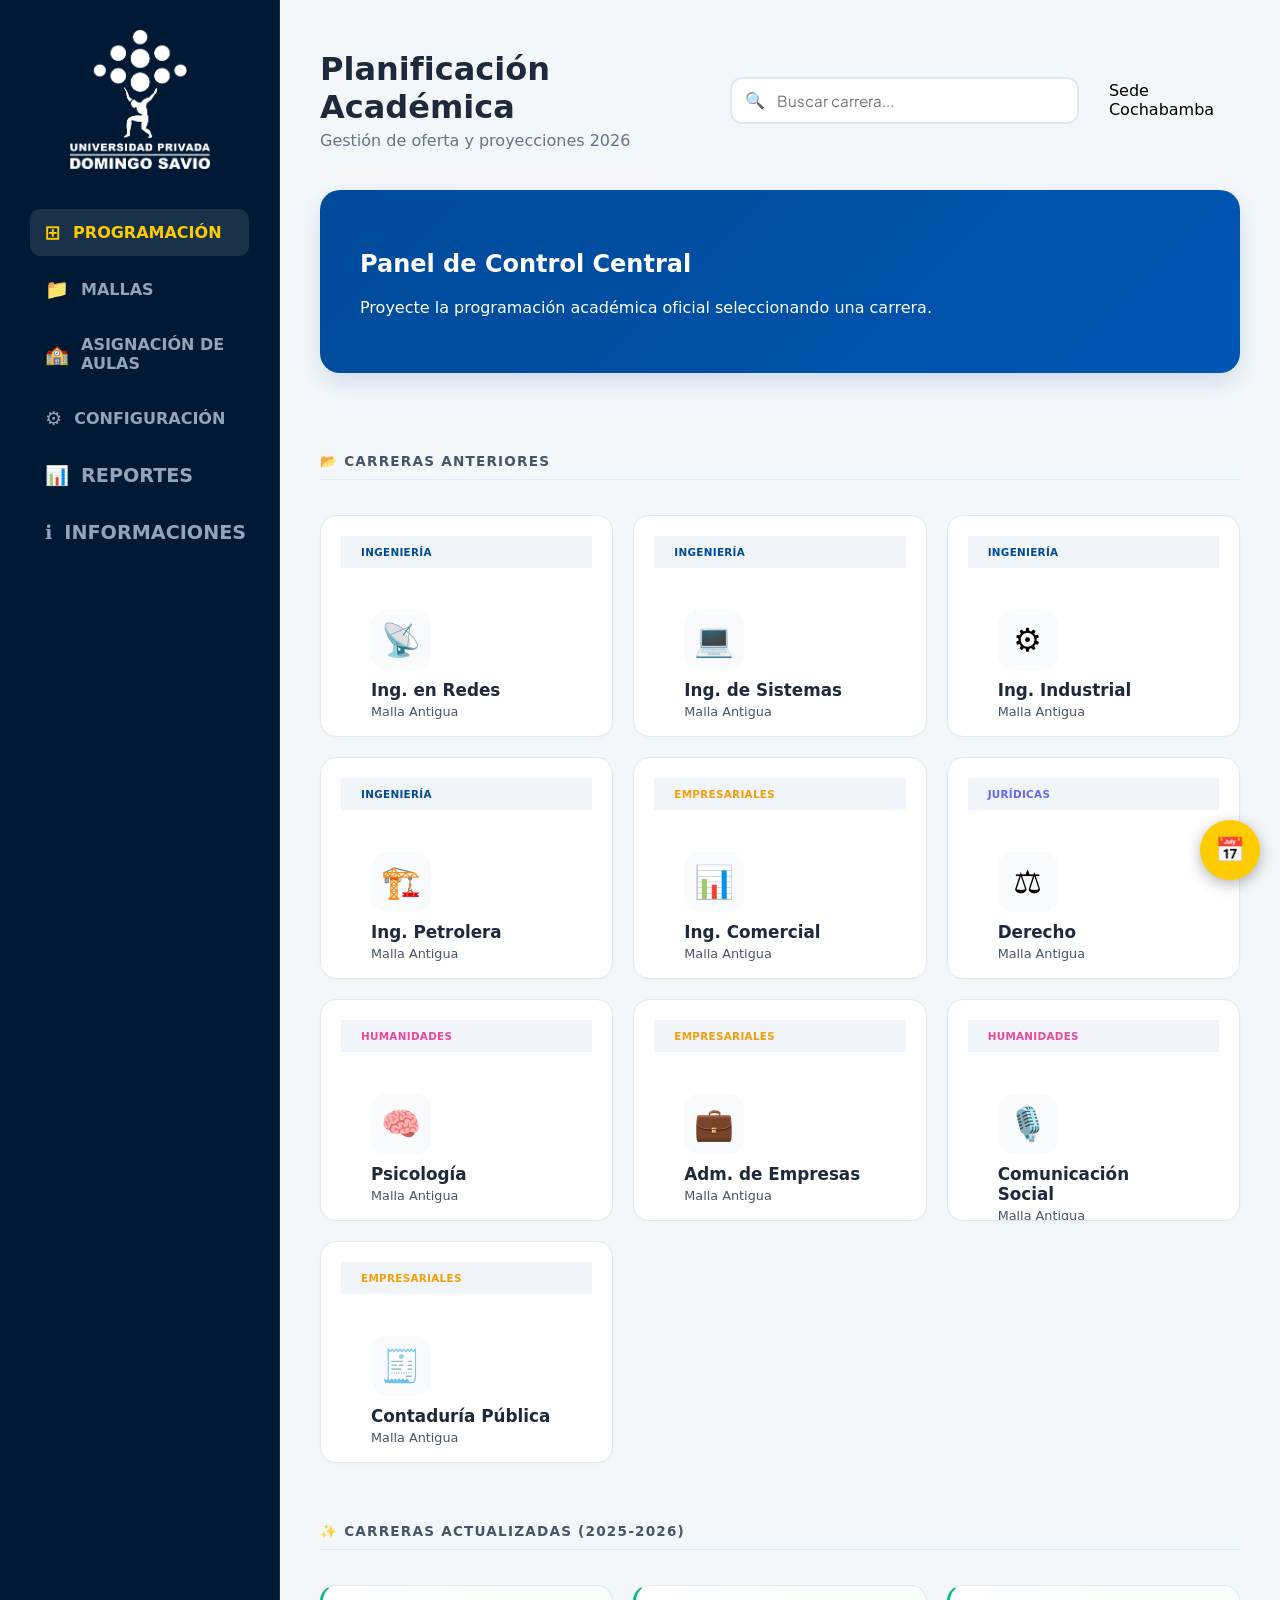
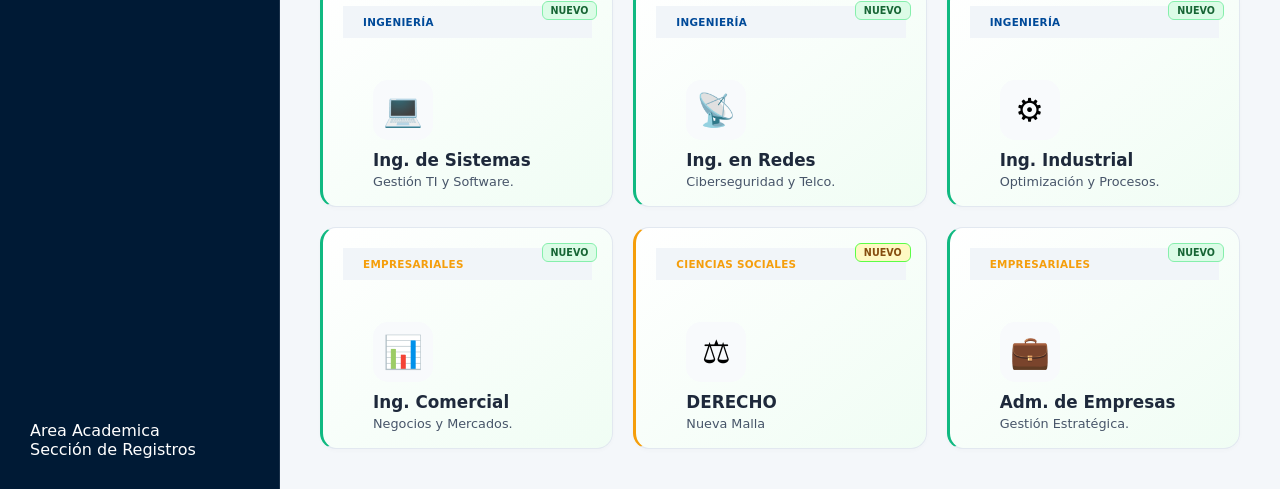
<file: index.html>
<!DOCTYPE html>
<html lang="es">
<head>
    <meta charset="UTF-8">
    <meta name="viewport" content="width=device-width, initial-scale=1.0">
    <title>UPDS | Command Center</title>
    <link href="https://fonts.googleapis.com/css2?family=Plus+Jakarta+Sans:wght@400;500;600;700;800&display=swap" rel="stylesheet">
    <link rel="stylesheet" href="css/style.css">
    <style>
        :root {
            --primary: #004a99;
            --success: #10b981;
            --slate-50: #f8fafc;
            --slate-200: #e2e8f0;
            --slate-600: #475569;
            --slate-800: #1e293b;
        }

        /* GRILLA OPTIMIZADA: Más columnas y mejor flujo */
        .career-grid-professional {
            display: grid;
            grid-template-columns: repeat(auto-fill, minmax(260px, 1fr));
            gap: 20px;
            width: 100%;
        }

        /* TÍTULOS DE SECCIÓN REFINADOS */
        .grid-section-title {
            grid-column: 1 / -1;
            font-size: 0.85rem;
            color: var(--slate-600);
            font-weight: 800;
            margin-top: 40px;
            margin-bottom: 15px;
            padding-bottom: 10px;
            border-bottom: 1px solid var(--slate-200);
            text-transform: uppercase;
            letter-spacing: 1.2px;
            display: flex;
            align-items: center;
            gap: 10px;
        }

        /* TARJETA PROFESIONAL V3: Diseño Ultra-Limpio */
        .career-card-v3 {
            position: relative;
            background: #ffffff;
            border-radius: 16px;
            padding: 20px;
            text-decoration: none;
            color: inherit;
            border: 1px solid var(--slate-200);
            transition: all 0.3s cubic-bezier(0.23, 1, 0.32, 1);
            display: flex;
            flex-direction: column;
            height: 180px; /* Altura fija para consistencia */
            box-shadow: 0 2px 4px rgba(0,0,0,0.02);
        }

        .career-card-v3:hover {
            transform: translateY(-5px);
            border-color: var(--primary);
            box-shadow: 0 12px 20px -5px rgba(0, 0, 0, 0.08);
        }

        /* BADGE FLOTANTE */
        .badge-new-plan {
            background: #dcfce7;
            color: #166534;
            font-size: 0.6rem;
            padding: 3px 8px;
            border-radius: 6px;
            font-weight: 800;
            position: absolute;
            top: 15px;
            right: 15px;
            border: 1px solid #86efac;
        }

        .card-tag {
            font-size: 0.65rem;
            font-weight: 700;
            text-transform: uppercase;
            margin-bottom: 12px;
            letter-spacing: 0.3px;
        }

        .icon-box {
            font-size: 2rem;
            margin-bottom: 10px;
            transition: transform 0.3s ease;
        }

        .career-card-v3:hover .icon-box {
            transform: scale(1.1) rotate(-3deg);
        }

        .career-card-v3 h3 {
            font-size: 1.05rem;
            font-weight: 800;
            color: var(--slate-800);
            margin: 0 0 4px 0;
            line-height: 1.2;
        }

        .career-card-v3 p {
            font-size: 0.8rem;
            color: var(--slate-600);
            margin: 0;
            font-weight: 500;
            line-height: 1.3;
        }

        /* FOOTER COMPACTO */
        .card-footer {
            margin-top: auto;
            padding-top: 12px;
            border-top: 1px solid var(--slate-50);
            display: flex;
            justify-content: space-between;
            align-items: center;
            font-size: 0.7rem;
            font-weight: 700;
            color: #94a3b8;
        }

        .arrow {
            color: var(--primary);
            font-size: 1rem;
            transition: transform 0.3s ease;
        }

        .career-card-v3:hover .arrow {
            transform: translateX(3px);
        }

        /* VARIANTES POR FACULTAD */
        .card-ing { color: var(--primary); }
        .card-emp { color: #f59e0b; }
        .card-jur { color: #6366f1; }
        .card-hum { color: #ec4899; }

        .career-card-v3.new {
            background: linear-gradient(to bottom right, #ffffff, #f0fdf4);
            border-left: 3px solid var(--success);
        }
    </style>
</head>
<body class="admin-layout">

    <aside class="sidebar">
        <div class="sidebar-logo">
            <img src="img/upds_logo2.png" alt="UPDS" class="logo-centered">
        </div>
        <nav class="sidebar-nav">
            <a href="index.html" class="active"><span class="nav-icon">⊞</span>PROGRAMACIÓN</a>
            <a href="view-mallas.html"><span class="nav-icon">📁</span> MALLAS</a>
            <a href="view-aulas.html"><span class="nav-icon">🏫</span> ASIGNACIÓN DE AULAS</a>
            <a href="view-configuracion.html"><span class="nav-icon">⚙️</span> CONFIGURACIÓN</a>
            <a href="view-reportes.html" class="nav-icon"><span class="nav-icon">📊</span> REPORTES</a>
            <a href="informaciones.html" class="nav-icon"><span class="nav-icon">ℹ️</span> INFORMACIONES</a>
        </nav>
        <div class="sidebar-footer">
            <div class="user-pill">
                <div class="avatar">Area Academica</div>
                <span>Sección de Registros</span>
            </div>
        </div>
    </aside>

    <main class="main-content">
        <header class="content-header">
            <div class="header-titles">
                <h1>Planificación Académica</h1>
                <p>Gestión de oferta y proyecciones 2026</p>
            </div>
            
            <div class="search-container">
                <span class="search-icon">🔍</span>
                <input type="text" id="career-search" placeholder="Buscar carrera...">
            </div>

            <div class="header-date">
                <span>Sede Cochabamba</span>
            </div>
        </header>

        <section class="welcome-banner">
            <div class="banner-text">
                <h2>Panel de Control Central</h2>
                <p>Proyecte la programación académica oficial seleccionando una carrera.</p>
            </div>
        </section>

        <div class="grid-container">
            <div class="career-grid-professional">
                
                <h2 class="grid-section-title">📂 Carreras Anteriores</h2>

                <a href="visor.html?carrera=REDES" class="career-card-v3">
                    <div class="card-tag card-ing">Ingeniería</div>
                    <div class="card-body">
                        <div class="icon-box">📡</div>
                        <h3>Ing. en Redes</h3>
                        <p>Malla Antigua</p>
                    </div>
                    <div class="card-footer"><span>9 Semestres</span><span class="arrow">→</span></div>
                </a>

                <a href="visor.html?carrera=SISTEMAS" class="career-card-v3">
                    <div class="card-tag card-ing">Ingeniería</div>
                    <div class="card-body">
                        <div class="icon-box">💻</div>
                        <h3>Ing. de Sistemas</h3>
                        <p>Malla Antigua</p>
                    </div>
                    <div class="card-footer"><span>9 Semestres</span><span class="arrow">→</span></div>
                </a>

                <a href="visor.html?carrera=INDUSTRIAL" class="career-card-v3">
                    <div class="card-tag card-ing">Ingeniería</div>
                    <div class="card-body">
                        <div class="icon-box">⚙️</div>
                        <h3>Ing. Industrial</h3>
                        <p>Malla Antigua</p>
                    </div>
                    <div class="card-footer"><span>9 Semestres</span><span class="arrow">→</span></div>
                </a>
                <a href="visor.html?carrera=PETROLERA" class="career-card-v3">
                    <div class="card-tag card-ing">Ingeniería</div>
                    <div class="card-body">
                        <div class="icon-box">🏗️</div>
                        <h3>Ing. Petrolera</h3>
                        <p>Malla Antigua</p>
                    </div>
                    <div class="card-footer"><span>9 Semestres</span><span class="arrow">→</span></div>
                </a>

                <a href="visor.html?carrera=COMERCIAL" class="career-card-v3">
                    <div class="card-tag card-emp">Empresariales</div>
                    <div class="card-body">
                        <div class="icon-box">📊</div>
                        <h3>Ing. Comercial</h3>
                        <p>Malla Antigua</p>
                    </div>
                    <div class="card-footer"><span>8 Semestres</span><span class="arrow">→</span></div>
                </a>

                <a href="visor.html?carrera=DERECHO" class="career-card-v3">
                    <div class="card-tag card-jur">Jurídicas</div>
                    <div class="card-body">
                        <div class="icon-box">⚖️</div>
                        <h3>Derecho</h3>
                        <p>Malla Antigua</p>
                    </div>
                    <div class="card-footer"><span>8 Semestres</span><span class="arrow">→</span></div>
                </a>

                <a href="visor.html?carrera=PSICOLOGIA" class="career-card-v3">
                    <div class="card-tag card-hum">Humanidades</div>
                    <div class="card-body">
                        <div class="icon-box">🧠</div>
                        <h3>Psicología</h3>
                        <p>Malla Antigua</p>
                    </div>
                    <div class="card-footer"><span>8 Semestres</span><span class="arrow">→</span></div>
                </a>

                <a href="visor.html?carrera=ADMINISTRACION" class="career-card-v3">
                    <div class="card-tag card-emp">Empresariales</div>
                    <div class="card-body">
                        <div class="icon-box">💼</div>
                        <h3>Adm. de Empresas</h3>
                        <p>Malla Antigua</p>
                    </div>
                    <div class="card-footer"><span>8 Semestres</span><span class="arrow">→</span></div>
                </a>

                <a href="visor.html?carrera=COMUNICACION" class="career-card-v3">
                    <div class="card-tag card-hum">Humanidades</div>
                    <div class="card-body">
                        <div class="icon-box">🎙️</div>
                        <h3>Comunicación Social</h3>
                        <p>Malla Antigua</p>
                    </div>
                    <div class="card-footer"><span>8 Semestres</span><span class="arrow">→</span></div>
                </a>

                <a href="visor.html?carrera=CONTADURIA" class="career-card-v3">
                    <div class="card-tag card-emp">Empresariales</div>
                    <div class="card-body">
                        <div class="icon-box">🧾</div>
                        <h3>Contaduría Pública</h3>
                        <p>Malla Antigua</p>
                    </div>
                    <div class="card-footer"><span>8 Semestres</span><span class="arrow">→</span></div>
                </a>
                

                <h2 class="grid-section-title">✨ Carreras Actualizadas (2025-2026)</h2>

                <a href="visor.html?carrera=SISTEMAS_NUEVA" class="career-card-v3 new">
                    <span class="badge-new-plan">NUEVO</span>
                    <div class="card-tag card-ing">Ingeniería</div>
                    <div class="card-body">
                        <div class="icon-box">💻</div>
                        <h3>Ing. de Sistemas</h3>
                        <p>Gestión TI y Software.</p>
                    </div>
                    <div class="card-footer"><span>Plan 2025</span><span class="arrow">→</span></div>
                </a>

                <a href="visor.html?carrera=REDES_NUEVA" class="career-card-v3 new">
                    <span class="badge-new-plan">NUEVO</span>
                    <div class="card-tag card-ing">Ingeniería</div>
                    <div class="card-body">
                        <div class="icon-box">📡</div>
                        <h3>Ing. en Redes</h3>
                        <p>Ciberseguridad y Telco.</p>
                    </div>
                    <div class="card-footer"><span>Plan 2025</span><span class="arrow">→</span></div>
                </a>

                <a href="visor.html?carrera=INDUSTRIAL_NUEVA" class="career-card-v3 new">
                    <span class="badge-new-plan">NUEVO</span>
                    <div class="card-tag card-ing">Ingeniería</div>
                    <div class="card-body">
                        <div class="icon-box">⚙️</div>
                        <h3>Ing. Industrial</h3>
                        <p>Optimización y Procesos.</p>
                    </div>
                    <div class="card-footer"><span>Plan 2025</span><span class="arrow">→</span></div>
                </a>

                <a href="visor.html?carrera=COMERCIAL_NUEVA" class="career-card-v3 new">
                    <span class="badge-new-plan">NUEVO</span>
                    <div class="card-tag card-emp">Empresariales</div>
                    <div class="card-body">
                        <div class="icon-box">📊</div>
                        <h3>Ing. Comercial</h3>
                        <p>Negocios y Mercados.</p>
                    </div>
                    <div class="card-footer"><span>Plan 2025</span><span class="arrow">→</span></div>
                </a>

                <a href="visor.html?carrera=DERECHO_NUEVA" class="career-card-v3 new" style="border-left-color: #f59e0b;">
                    <span class="badge-new-plan" style="background:#fef9c3; color:#854d0e; border-color:#5cfd47;">NUEVO</span>
                    <div class="card-tag card-emp">Ciencias Sociales</div>
                    <div class="card-body">
                        <div class="icon-box">⚖️</div>
                        <h3>DERECHO</h3>
                        <p>Nueva Malla</p>
                    </div>
                    <div class="card-footer"><span>Plan 2025</span><span class="arrow">→</span></div>
                </a>

                <a href="visor.html?carrera=ADMINISTRACION_NUEVA" class="career-card-v3 new">
                    <span class="badge-new-plan">NUEVO</span>
                    <div class="card-tag card-emp">Empresariales</div>
                    <div class="card-body">
                        <div class="icon-box">💼</div>
                        <h3>Adm. de Empresas</h3>
                        <p>Gestión Estratégica.</p>
                    </div>
                    <div class="card-footer"><span>Plan 2025</span><span class="arrow">→</span></div>
                </a>

            </div>
        </div>
    </main>

    <script src="https://cdn.sheetjs.com/xlsx-0.20.1/package/dist/xlsx.full.min.js"></script>
    <script src="js/search.js"></script>
    <link rel="stylesheet" href="css/calendario.css">

    <script src="js/calendario.js"></script>

    <div id="event-modal" class="modal-overlay">
    <div class="modal-content">
        <div class="modal-header">
            <span class="modal-category" id="modal-event-category">ACADÉMICO</span>
            <button class="close-modal" id="btn-cerrar-modal">&times;</button>
        </div>
        <div class="modal-body">
            <h2 id="modal-event-title">Evento</h2>
            <div class="modal-date-box">
                <span class="icon">📅</span>
                <span id="modal-event-date">-</span>
            </div>
            <p id="modal-event-description">-</p>
        </div>
        <div class="modal-footer">
            <button class="btn-modal-primary" id="btn-entendido-modal">Entendido</button>
        </div>
    </div>
</div>

</body>
</html>
</file>
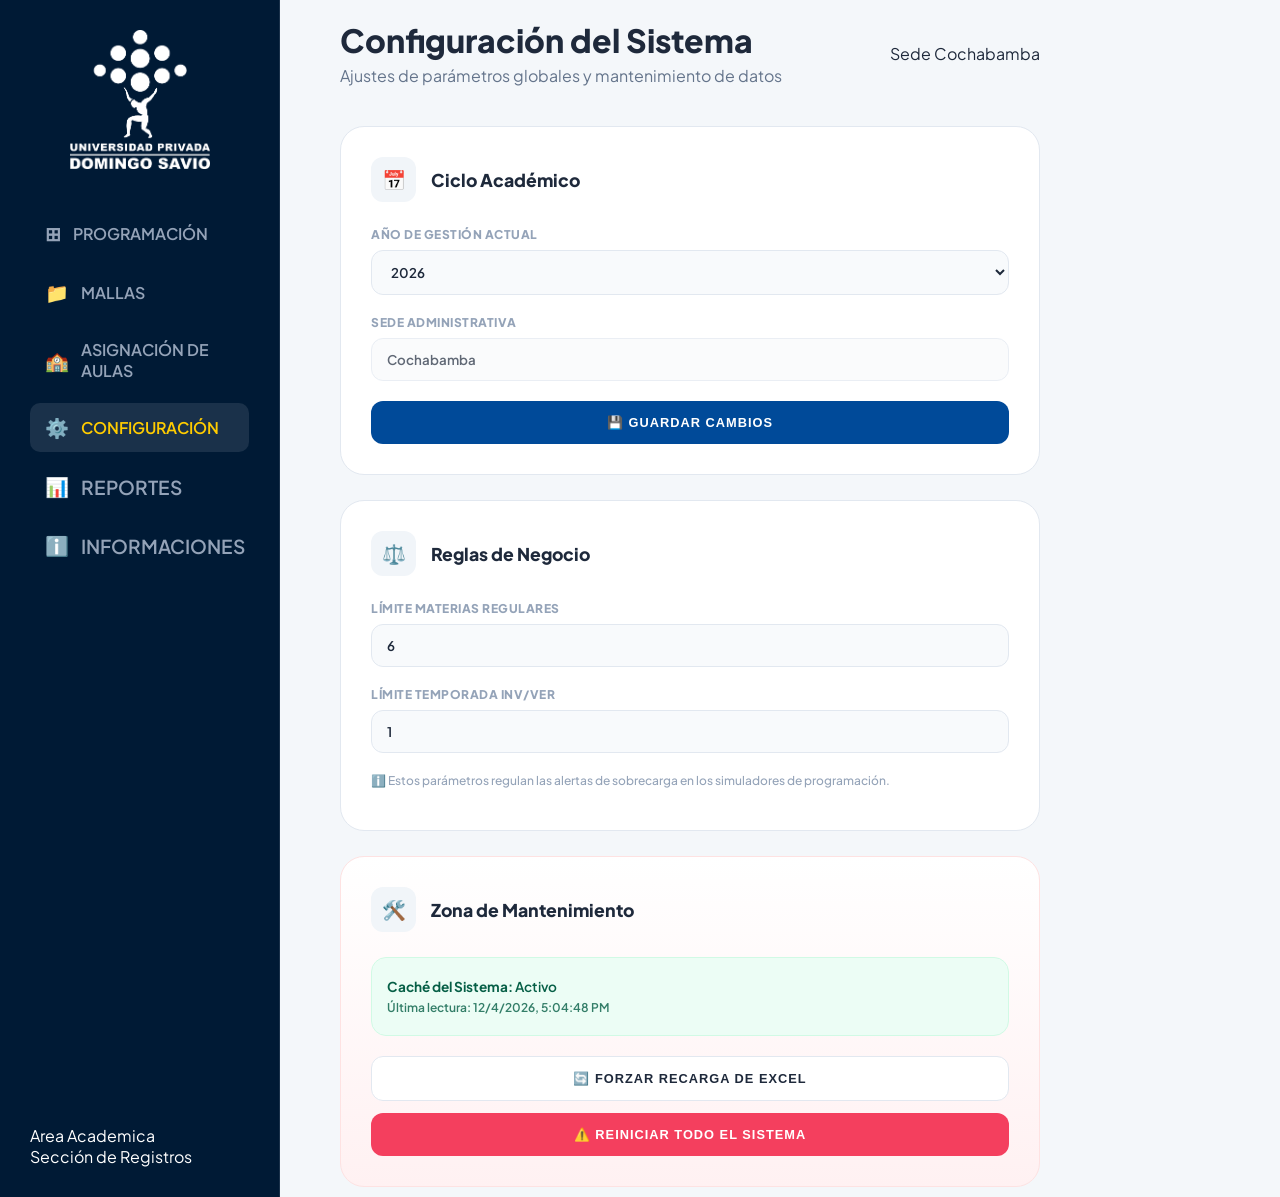
<file: view-configuracion.html>
<!DOCTYPE html>
<html lang="es">
<head>
    <meta charset="UTF-8">
    <meta name="viewport" content="width=device-width, initial-scale=1.0">
    <title>Configuración | UPDS Command Center</title>
    <link href="https://fonts.googleapis.com/css2?family=Plus+Jakarta+Sans:wght@400;500;600;700;800&display=swap" rel="stylesheet">
    <link rel="stylesheet" href="css/style.css">
    <style>
        :root {
            --primary: #004a99;
            --success: #10b981;
            --danger: #f43f5e;
            --warning: #f59e0b;
            --slate-50: #f8fafc;
            --slate-100: #f1f5f9;
            --slate-200: #e2e8f0;
            --slate-400: #94a3b8;
            --slate-800: #1e293b;
        }

        body { background-color: var(--slate-50); color: var(--slate-800); font-family: 'Plus Jakarta Sans', sans-serif; margin: 0; display: flex; }

        /* --- CONTENIDO PRINCIPAL --- */
        .main-content { margin-left: 50px; width: calc(100% - 280px); padding: 10px; box-sizing: border-box; min-height: 100vh; }

        /* Cards de Configuración */
        .config-grid-pro { 
            display: grid; 
            grid-template-columns: repeat(auto-fill, minmax(380px, 1fr)); 
            gap: 25px; 
            margin-top: 30px; 
        }

        .config-card-v3 {
            background: white;
            border-radius: 24px;
            padding: 30px;
            border: 1px solid var(--slate-200);
            transition: all 0.3s ease;
            position: relative;
            overflow: hidden;
        }

        .config-card-v3:hover { transform: translateY(-5px); box-shadow: 0 20px 25px -5px rgba(0,0,0,0.05); }

        .config-card-v3.warning-zone { border-color: #fee2e2; background: linear-gradient(to bottom, #ffffff, #fff1f2); }

        /* Header de Card */
        .card-icon-title { display: flex; align-items: center; gap: 15px; margin-bottom: 25px; }
        .card-icon-title .icon-circle { 
            width: 45px; height: 45px; background: var(--slate-100); 
            border-radius: 12px; display: flex; align-items: center; 
            justify-content: center; font-size: 1.2rem; 
        }
        .card-icon-title h3 { margin: 0; font-size: 1.1rem; font-weight: 800; color: var(--slate-800); }

        /* Inputs y Labels */
        .form-group { margin-bottom: 20px; }
        .form-group label { 
            display: block; font-size: 0.75rem; font-weight: 800; 
            color: var(--slate-400); text-transform: uppercase; 
            margin-bottom: 8px; letter-spacing: 0.5px; 
        }

        .config-input-v3 {
            width: 100%; padding: 12px 15px; border-radius: 12px; 
            border: 1.5px solid var(--slate-200); background: var(--slate-50); 
            font-family: inherit; font-weight: 600; color: var(--slate-800); 
            box-sizing: border-box; transition: 0.2s;
        }
        .config-input-v3:focus { outline: none; border-color: var(--primary); background: white; }
        .config-input-v3[readonly] { cursor: not-allowed; opacity: 0.7; }

        /* Botones Profesionales */
        .btn-config {
            width: 100%; padding: 14px; border-radius: 12px; border: none; 
            font-weight: 800; font-size: 0.8rem; cursor: pointer; 
            transition: 0.3s; text-transform: uppercase; letter-spacing: 1px;
            display: flex; align-items: center; justify-content: center; gap: 10px;
        }

        .btn-save { background: var(--primary); color: white; margin-top: 10px; }
        .btn-save:hover { background: #003a7a; box-shadow: 0 4px 12px rgba(0,74,153,0.3); }

        .btn-reload { background: white; border: 1.5px solid var(--slate-200); color: var(--slate-800); }
        .btn-reload:hover { background: var(--slate-100); }

        .btn-reset { background: var(--danger); color: white; }
        .btn-reset:hover { background: #e11d48; box-shadow: 0 4px 12px rgba(225,29,72,0.3); }

        /* Status Pills */
        .status-box { 
            background: #ecfdf5; border: 1px solid #d1fae5; 
            padding: 15px; border-radius: 15px; margin-bottom: 20px; 
        }
        .status-box p { margin: 5px 0; font-size: 0.85rem; font-weight: 600; color: #065f46; }

        .hint-text { font-size: 0.75rem; color: var(--slate-400); margin-top: 15px; font-weight: 500; }
    </style>
</head>
<body class="admin-layout">

    <aside class="sidebar">
        <div class="sidebar-logo">
            <img src="img/upds_logo2.png" alt="UPDS" class="logo-centered">
        </div>
        <nav class="sidebar-nav">
            <a href="index.html"><span class="nav-icon">⊞</span>PROGRAMACIÓN</a>
            <a href="view-mallas.html"><span class="nav-icon">📁</span> MALLAS</a>
            <a href="view-aulas.html"><span class="nav-icon">🏫</span> ASIGNACIÓN DE AULAS</a>
            <a href="view-configuracion.html" class="active"><span class="nav-icon">⚙️</span> CONFIGURACIÓN</a>
            <a href="view-reportes.html" class="nav-icon"><span class="nav-icon">📊</span> REPORTES</a>
            <a href="informaciones.html" class="nav-icon"><span class="nav-icon">ℹ️</span> INFORMACIONES</a>
        </nav>
        <div class="sidebar-footer">
            <div class="user-pill">
                <div class="avatar">Area Academica</div>
                <span>Sección de Registros</span>
            </div>
        </div>
    </aside>

    <main class="main-content">
        <header class="content-header">
            <div class="header-titles">
                <h1>Configuración del Sistema</h1>
                <p>Ajustes de parámetros globales y mantenimiento de datos</p>
            </div>
            <div class="header-date">
                <span>Sede Cochabamba</span>
            </div>
        </header>

        <div class="config-grid-pro">
            
            <div class="config-card-v3">
                <div class="card-icon-title">
                    <div class="icon-circle">📅</div>
                    <h3>Ciclo Académico</h3>
                </div>
                <div class="form-group">
                    <label>Año de Gestión Actual</label>
                    <select id="cfg-gestion" class="config-input-v3">
                        <option value="2025">2025</option>
                        <option value="2026" selected>2026</option>
                        <option value="2027">2027</option>
                    </select>
                </div>
                <div class="form-group">
                    <label>Sede Administrativa</label>
                    <input type="text" class="config-input-v3" value="Cochabamba" readonly>
                </div>
                <button class="btn-config btn-save" onclick="guardarAjustes()">💾 Guardar Cambios</button>
            </div>

            <div class="config-card-v3">
                <div class="card-icon-title">
                    <div class="icon-circle">⚖️</div>
                    <h3>Reglas de Negocio</h3>
                </div>
                <div class="form-group">
                    <label>Límite Materias Regulares</label>
                    <input type="number" id="cfg-limite-reg" class="config-input-v3" value="6">
                </div>
                <div class="form-group">
                    <label>Límite Temporada Inv/Ver</label>
                    <input type="number" id="cfg-limite-temp" class="config-input-v3" value="1">
                </div>
                <p class="hint-text">ℹ️ Estos parámetros regulan las alertas de sobrecarga en los simuladores de programación.</p>
            </div>

            <div class="config-card-v3 warning-zone">
                <div class="card-icon-title">
                    <div class="icon-circle">🛠️</div>
                    <h3>Zona de Mantenimiento</h3>
                </div>
                <div class="status-box">
                    <p><strong>Caché del Sistema:</strong> Activo</p>
                    <p id="last-sync" style="font-size: 0.75rem; opacity: 0.8;">Sincronizando...</p>
                </div>
                <div style="display: flex; flex-direction: column; gap: 12px;">
                    <button class="btn-config btn-reload" onclick="recargarOferta()">🔄 Forzar Recarga de Excel</button>
                    <button class="btn-config btn-reset" onclick="resetTotal()">⚠️ Reiniciar Todo el Sistema</button>
                </div>
            </div>

        </div>
    </main>

    <script>
        window.onload = () => {
            const settings = JSON.parse(localStorage.getItem('upds_settings')) || {};
            if(settings.gestion) document.getElementById('cfg-gestion').value = settings.gestion;
            if(settings.limiteReg) document.getElementById('cfg-limite-reg').value = settings.limiteReg;
            if(settings.limiteTemp) document.getElementById('cfg-limite-temp').value = settings.limiteTemp;
            
            document.getElementById('last-sync').innerText = "Última lectura: " + new Date().toLocaleString();
        };

        function guardarAjustes() {
            const settings = {
                gestion: document.getElementById('cfg-gestion').value,
                limiteReg: document.getElementById('cfg-limite-reg').value,
                limiteTemp: document.getElementById('cfg-limite-temp').value,
                lastUpdate: new Date().toISOString()
            };
            localStorage.setItem('upds_settings', JSON.stringify(settings));
            alert("✅ Ajustes guardados correctamente.");
        }

        function recargarOferta() {
            if(confirm("Se forzará la descarga de los archivos .xlsx más recientes. ¿Continuar?")) {
                window.location.href = "index.html?refresh=" + Math.random();
            }
        }

        function resetTotal() {
            if(confirm("❗ ADVERTENCIA CRÍTICA: Se borrarán todas las aulas asignadas, proyecciones y configuraciones. Esta acción es irreversible. ¿Proceder?")) {
                localStorage.clear();
                alert("Sistema reiniciado con éxito.");
                window.location.href = "index.html";
            }
        }
    </script>
</body>
</html>
</file>
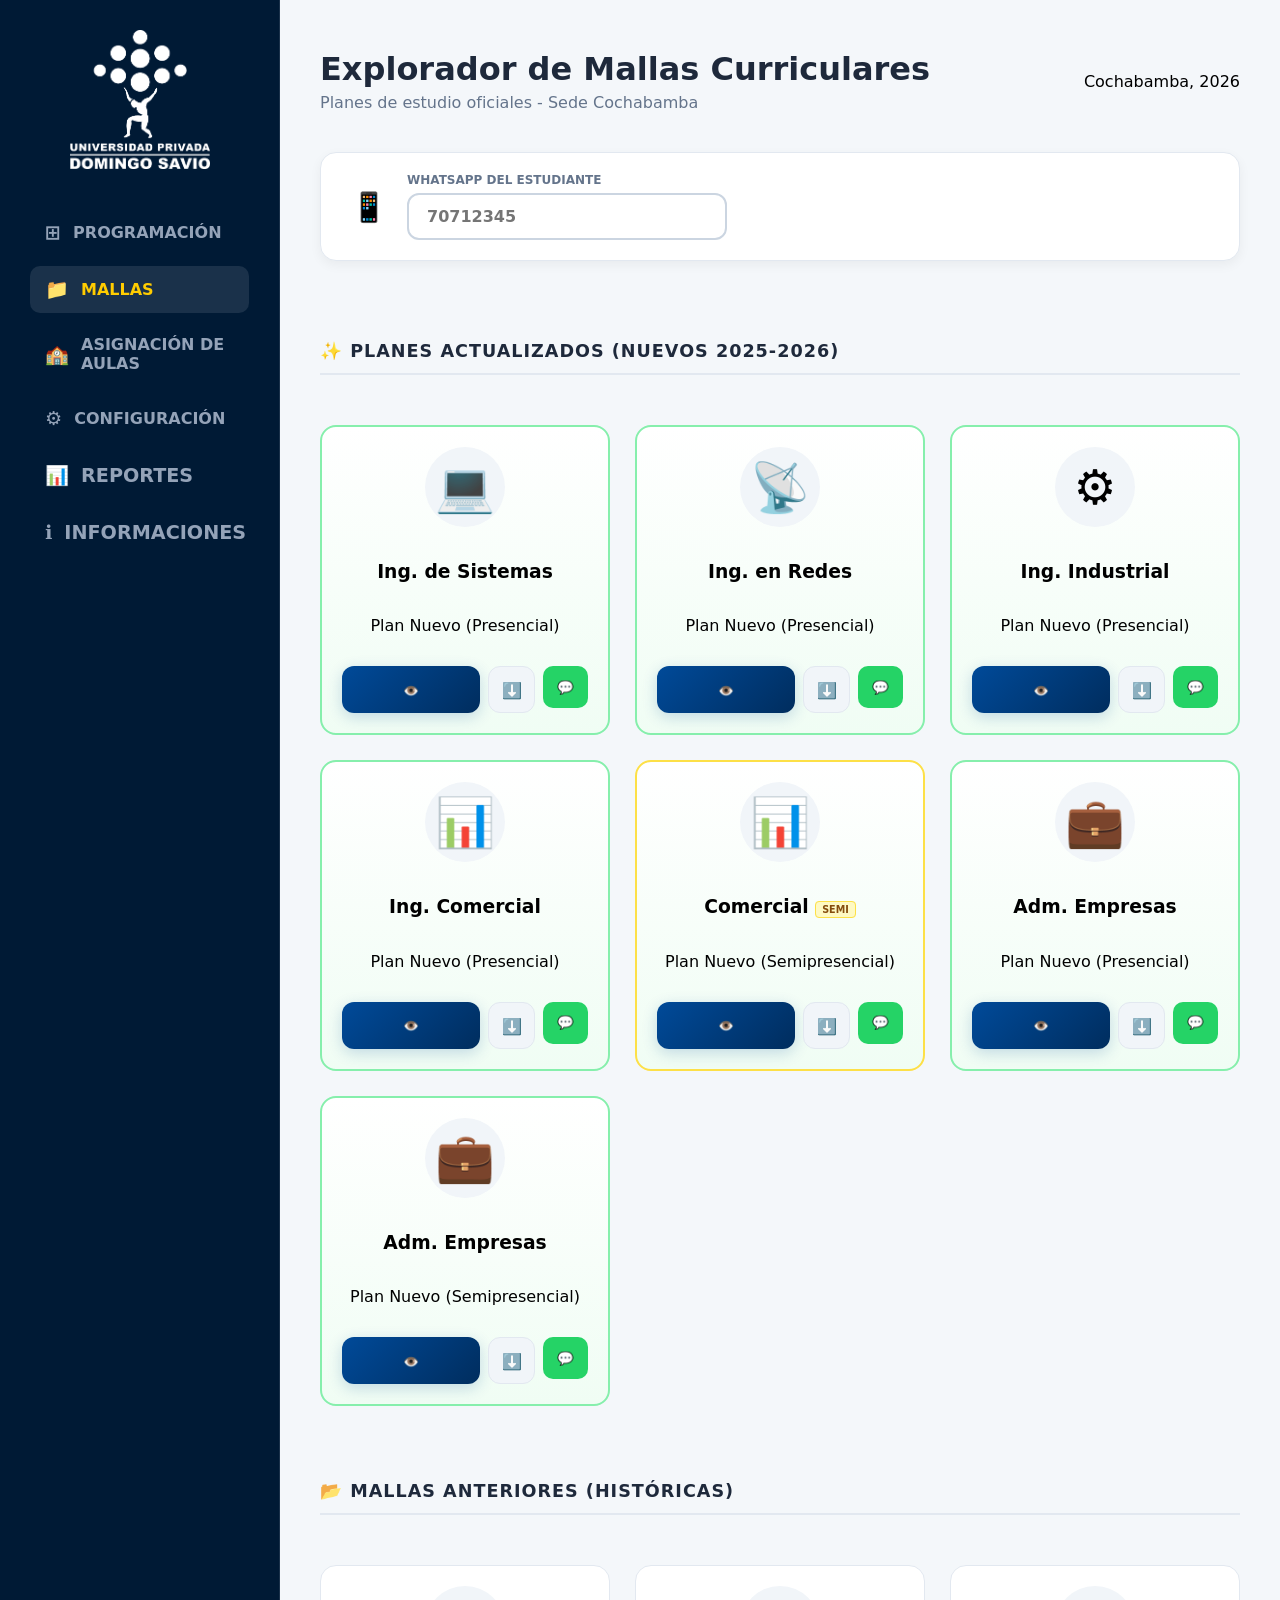
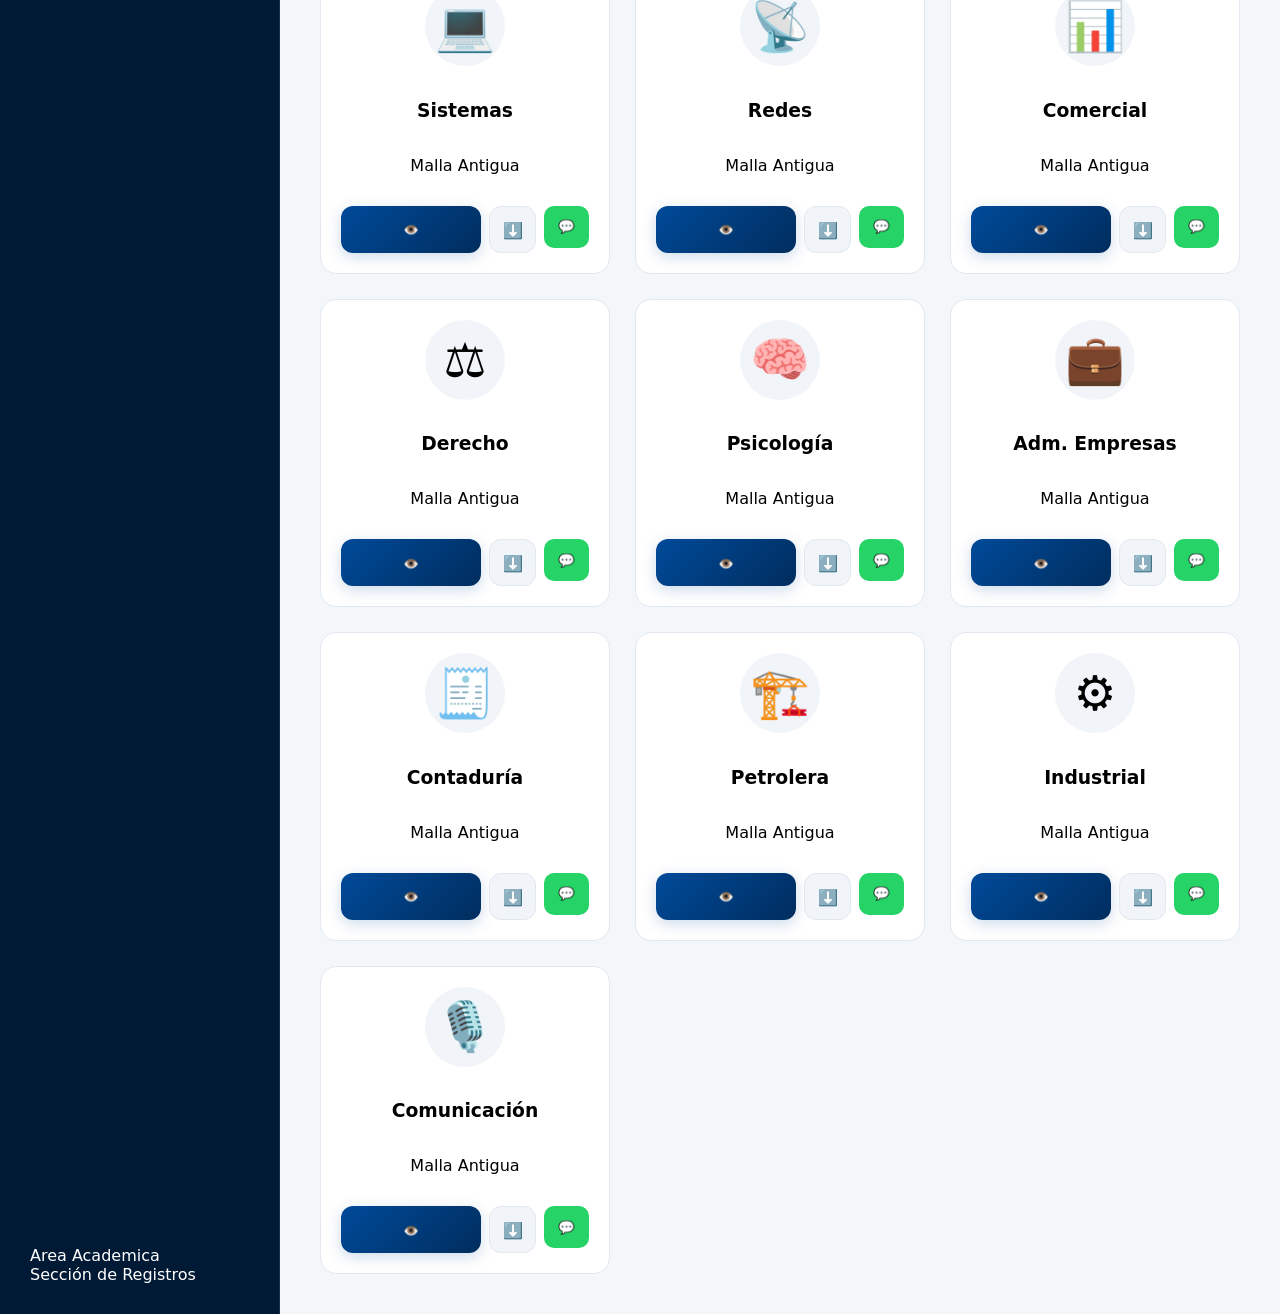
<file: view-mallas.html>
<!DOCTYPE html>
<html lang="es">
<head>
    <meta charset="UTF-8">
    <meta name="viewport" content="width=device-width, initial-scale=1.0">
    <title>Mallas Curriculares | UPDS Command Center</title>
    <link href="https://fonts.googleapis.com/css2?family=Plus+Jakarta+Sans:wght@400;600;800&display=swap" rel="stylesheet">
    <link rel="stylesheet" href="css/style.css">
    <style>
        .grid-section-title {
            grid-column: 1 / -1;
            font-size: 1.1rem;
            color: #1e293b;
            font-weight: 800;
            margin-top: 50px;
            margin-bottom: 25px;
            padding-bottom: 12px;
            border-bottom: 2px solid #e2e8f0;
            text-transform: uppercase;
            letter-spacing: 1px;
            display: flex;
            align-items: center; gap: 12px;
        }

        .whatsapp-sender-bar {
            background: white; padding: 20px 30px; border-radius: 16px;
            margin-bottom: 30px; display: flex; align-items: center; gap: 20px;
            border: 1px solid #e2e8f0; box-shadow: 0 4px 12px rgba(0, 0, 0, 0.05);
        }

        .input-phone {
            padding: 12px 18px; border-radius: 12px; border: 2px solid #cbd5e1;
            font-family: inherit; font-weight: 600; font-size: 1rem; width: 280px; outline: none;
        }

        .btn-whatsapp-share {
            background-color: #25d366; color: white; display: flex; align-items: center;
            justify-content: center; width: 45px; height: 42px; border-radius: 10px;
            transition: 0.3s; border: none; cursor: pointer;
        }
        .btn-whatsapp-share:hover { background-color: #128c7e; transform: scale(1.05); }

        .malla-actions { display: flex; gap: 8px; margin-top: 15px; }
        .malla-card.new-highlight { border: 2px solid #86efac; background: linear-gradient(to bottom, #ffffff, #f0fdf4); }
        .badge-semi { background: #fef9c3; color: #854d0e; font-size: 0.6rem; padding: 2px 6px; border-radius: 4px; font-weight: 800; border: 1px solid #fde047; }
    </style>
</head>
<body class="admin-layout">

    <aside class="sidebar">
        <div class="sidebar-logo">
            <img src="img/upds_logo2.png" alt="UPDS" class="logo-centered">
        </div>
        <nav class="sidebar-nav">
            <a href="index.html"><span class="nav-icon">⊞</span>PROGRAMACIÓN</a>
            <a href="view-mallas.html" class="active"><span class="nav-icon">📁</span> MALLAS</a>
            <a href="view-aulas.html"><span class="nav-icon">🏫</span> ASIGNACIÓN DE AULAS</a>
            <a href="view-configuracion.html"><span class="nav-icon">⚙️</span> CONFIGURACIÓN</a>
            <a href="view-reportes.html" class="nav-icon"><span class="nav-icon">📊</span> REPORTES</a>
            <a href="informaciones.html" class="nav-icon"><span class="nav-icon">ℹ️</span> INFORMACIONES</a>
        </nav>
        <div class="sidebar-footer">
            <div class="user-pill">
                <div class="avatar">Area Academica</div>
                <span>Sección de Registros</span>
            </div>
        </div>
    </aside>

    <main class="main-content">
        <header class="content-header">
            <div class="header-titles">
                <h1>Explorador de Mallas Curriculares</h1>
                <p>Planes de estudio oficiales - Sede Cochabamba</p>
            </div>
            <div class="header-date"><span>Cochabamba, 2026</span></div>
        </header>

        <div class="whatsapp-sender-bar">
            <span style="font-size: 1.8rem;">📱</span>
            <div style="flex-grow: 1;">
                <label style="display: block; font-weight: 800; font-size: 0.75rem; color: #64748b; text-transform: uppercase; margin-bottom: 6px;">WhatsApp del Estudiante</label>
                <input type="number" id="phone-number" class="input-phone" placeholder="70712345">
            </div>
        </div>

        <div class="grid-container">
            <div class="mallas-grid">
                
                <h2 class="grid-section-title">✨ Planes Actualizados (Nuevos 2025-2026)</h2>

                <div class="malla-card new-highlight">
                    <div class="malla-icon">💻</div>
                    <h3>Ing. de Sistemas</h3>
                    <p>Plan Nuevo (Presencial)</p>
                    <div class="malla-actions">
                        <a href="mallas_curriculares/Malla Ingeniería de Sistemas.pdf" target="_blank" class="btn-malla btn-view">👁️</a>
                        <a href="mallas_curriculares/Malla Ingeniería de Sistemas.pdf" download class="btn-malla btn-download">⬇️</a>
                        <button onclick="enviarMalla('Sistemas (Nuevo)', 'Malla Ingeniería de Sistemas.pdf')" class="btn-whatsapp-share">💬</button>
                    </div>
                </div>

                <div class="malla-card new-highlight">
                    <div class="malla-icon">📡</div>
                    <h3>Ing. en Redes</h3>
                    <p>Plan Nuevo (Presencial)</p>
                    <div class="malla-actions">
                        <a href="mallas_curriculares/Malla Ing en Redes y Telecomunicaciones.pdf" target="_blank" class="btn-malla btn-view">👁️</a>
                        <a href="mallas_curriculares/Malla Ing en Redes y Telecomunicaciones.pdf" download class="btn-malla btn-download">⬇️</a>
                        <button onclick="enviarMalla('Redes (Nuevo)', 'Malla Ing en Redes y Telecomunicaciones.pdf')" class="btn-whatsapp-share">💬</button>
                    </div>
                </div>

                <div class="malla-card new-highlight">
                    <div class="malla-icon">⚙️</div>
                    <h3>Ing. Industrial</h3>
                    <p>Plan Nuevo (Presencial)</p>
                    <div class="malla-actions">
                        <a href="mallas_curriculares/Malla Ingeniería Industrial.pdf" target="_blank" class="btn-malla btn-view">👁️</a>
                        <a href="mallas_curriculares/Malla Ingeniería Industrial.pdf" download class="btn-malla btn-download">⬇️</a>
                        <button onclick="enviarMalla('Industrial (Nuevo)', 'Malla Ingeniería Industrial.pdf')" class="btn-whatsapp-share">💬</button>
                    </div>
                </div>

                <div class="malla-card new-highlight">
                    <div class="malla-icon">📊</div>
                    <h3>Ing. Comercial</h3>
                    <p>Plan Nuevo (Presencial)</p>
                    <div class="malla-actions">
                        <a href="mallas_curriculares/Malla Ingeniería Comercial.pdf" target="_blank" class="btn-malla btn-view">👁️</a>
                        <a href="mallas_curriculares/Malla Ingeniería Comercial.pdf" download class="btn-malla btn-download">⬇️</a>
                        <button onclick="enviarMalla('Comercial (Nuevo)', 'Malla Ingeniería Comercial.pdf')" class="btn-whatsapp-share">💬</button>
                    </div>
                </div>

                <div class="malla-card new-highlight" style="border-color: #fde047;">
                    <div class="malla-icon">📊</div>
                    <h3>Comercial <span class="badge-semi">SEMI</span></h3>
                    <p>Plan Nuevo (Semipresencial)</p>
                    <div class="malla-actions">
                        <a href="mallas_curriculares/Malla Ingeniería Comercial (Semipresencial).pdf" target="_blank" class="btn-malla btn-view">👁️</a>
                        <a href="mallas_curriculares/Malla Ingeniería Comercial (Semipresencial).pdf" download class="btn-malla btn-download">⬇️</a>
                        <button onclick="enviarMalla('Comercial (Semi)', 'Malla Ingeniería Comercial (Semipresencial).pdf')" class="btn-whatsapp-share">💬</button>
                    </div>
                </div>

                <div class="malla-card new-highlight">
                    <div class="malla-icon">💼</div>
                    <h3>Adm. Empresas</h3>
                    <p>Plan Nuevo (Presencial)</p>
                    <div class="malla-actions">
                        <a href="mallas_curriculares/Malla Administración de Empresas.pdf" target="_blank" class="btn-malla btn-view">👁️</a>
                        <a href="mallas_curriculares/Malla Administración de Empresas.pdf" download class="btn-malla btn-download">⬇️</a>
                        <button onclick="enviarMalla('Adm. Empresas (Nuevo)', 'Malla Administración de Empresas.pdf')" class="btn-whatsapp-share">💬</button>
                    </div>
                </div>

                <div class="malla-card new-highlight">
                    <div class="malla-icon">💼</div>
                    <h3>Adm. Empresas</h3>
                    <p>Plan Nuevo (Semipresencial)</p>
                    <div class="malla-actions">
                        <a href="mallas_curriculares/Malla Administración de Empresas (Semipresencial).pdf" target="_blank" class="btn-malla btn-view">👁️</a>
                        <a href="mallas_curriculares/Malla Administración de Empresas (Semipresencial).pdf" download class="btn-malla btn-download">⬇️</a>
                        <button onclick="enviarMalla('Adm. Empresas (Nuevo)', 'Malla Administración de Empresas (Semipresencial).pdf')" class="btn-whatsapp-share">💬</button>
                    </div>
                </div>

                <h2 class="grid-section-title">📂 Mallas Anteriores (Históricas)</h2>

                <div class="malla-card">
                    <div class="malla-icon">💻</div>
                    <h3>Sistemas</h3>
                    <p>Malla Antigua</p>
                    <div class="malla-actions">
                        <a href="mallas_curriculares/Ingenieria de Sistemas Malla antigua.pdf" target="_blank" class="btn-malla btn-view">👁️</a>
                        <a href="mallas_curriculares/Ingenieria de Sistemas Malla antigua.pdf" download class="btn-malla btn-download">⬇️</a>
                        <button onclick="enviarMalla('Sistemas (Antiguo)', 'Ingenieria de Sistemas Malla antigua.pdf')" class="btn-whatsapp-share">💬</button>
                    </div>
                </div>

                <div class="malla-card">
                    <div class="malla-icon">📡</div>
                    <h3>Redes</h3>
                    <p>Malla Antigua</p>
                    <div class="malla-actions">
                        <a href="mallas_curriculares/Ingenieria en Redes y Telecomunicaciones Malla antigua.pdf" target="_blank" class="btn-malla btn-view">👁️</a>
                        <a href="mallas_curriculares/Ingenieria en Redes y Telecomunicaciones Malla antigua.pdf" download class="btn-malla btn-download">⬇️</a>
                        <button onclick="enviarMalla('Redes (Antiguo)', 'Ingenieria en Redes y Telecomunicaciones Malla antigua.pdf')" class="btn-whatsapp-share">💬</button>
                    </div>
                </div>

                <div class="malla-card">
                    <div class="malla-icon">📊</div>
                    <h3>Comercial</h3>
                    <p>Malla Antigua</p>
                    <div class="malla-actions">
                        <a href="mallas_curriculares/Ingenieria Comercial Malla antigua.pdf" target="_blank" class="btn-malla btn-view">👁️</a>
                        <a href="mallas_curriculares/Ingenieria Comercial Malla antigua.pdf" download class="btn-malla btn-download">⬇️</a>
                        <button onclick="enviarMalla('Comercial (Antiguo)', 'Ingenieria Comercial Malla antigua.pdf')" class="btn-whatsapp-share">💬</button>
                    </div>
                </div>

                <div class="malla-card">
                    <div class="malla-icon">⚖️</div>
                    <h3>Derecho</h3>
                    <p>Malla Antigua</p>
                    <div class="malla-actions">
                        <a href="mallas_curriculares/Derecho Malla antigua.pdf" target="_blank" class="btn-malla btn-view">👁️</a>
                        <a href="mallas_curriculares/Derecho Malla antigua.pdf" download class="btn-malla btn-download">⬇️</a>
                        <button onclick="enviarMalla('Derecho', 'Derecho Malla antigua.pdf')" class="btn-whatsapp-share">💬</button>
                    </div>
                </div>

                <div class="malla-card">
                    <div class="malla-icon">🧠</div>
                    <h3>Psicología</h3>
                    <p>Malla Antigua</p>
                    <div class="malla-actions">
                        <a href="mallas_curriculares/Psicologia Malla antigua.pdf" target="_blank" class="btn-malla btn-view">👁️</a>
                        <a href="mallas_curriculares/Psicologia Malla antigua.pdf" download class="btn-malla btn-download">⬇️</a>
                        <button onclick="enviarMalla('Psicología', 'Psicologia Malla antigua.pdf')" class="btn-whatsapp-share">💬</button>
                    </div>
                </div>

                <div class="malla-card">
                    <div class="malla-icon">💼</div>
                    <h3>Adm. Empresas</h3>
                    <p>Malla Antigua</p>
                    <div class="malla-actions">
                        <a href="mallas_curriculares/Administración de Empresas Malla Antigua.pdf" target="_blank" class="btn-malla btn-view">👁️</a>
                        <a href="mallas_curriculares/Administración de Empresas Malla Antigua.pdf" download class="btn-malla btn-download">⬇️</a>
                        <button onclick="enviarMalla('Adm. Empresas (Antiguo)', 'Administración de Empresas Malla Antigua.pdf')" class="btn-whatsapp-share">💬</button>
                    </div>
                </div>

                <div class="malla-card">
                    <div class="malla-icon">🧾</div>
                    <h3>Contaduría</h3>
                    <p>Malla Antigua</p>
                    <div class="malla-actions">
                        <a href="mallas_curriculares/Contaduria Publica Malla antigua.pdf" target="_blank" class="btn-malla btn-view">👁️</a>
                        <a href="mallas_curriculares/Contaduria Publica Malla antigua.pdf" download class="btn-malla btn-download">⬇️</a>
                        <button onclick="enviarMalla('Contaduría', 'Contaduria Publica Malla antigua.pdf')" class="btn-whatsapp-share">💬</button>
                    </div>
                </div>

                <div class="malla-card">
                    <div class="malla-icon">🏗️</div>
                    <h3>Petrolera</h3>
                    <p>Malla Antigua</p>
                    <div class="malla-actions">
                        <a href="mallas_curriculares/Ingenieria en Gestion Petrolera Malla antigua.pdf" target="_blank" class="btn-malla btn-view">👁️</a>
                        <a href="mallas_curriculares/Ingenieria en Gestion Petrolera Malla antigua.pdf" download class="btn-malla btn-download">⬇️</a>
                        <button onclick="enviarMalla('Gestión Petrolera', 'Ingenieria en Gestion Petrolera Malla antigua.pdf')" class="btn-whatsapp-share">💬</button>
                    </div>
                </div>

                <div class="malla-card">
                    <div class="malla-icon">⚙️</div>
                    <h3>Industrial</h3>
                    <p>Malla Antigua</p>
                    <div class="malla-actions">
                        <a href="mallas_curriculares/Ingenieria Industrial Malla antigua.pdf" target="_blank" class="btn-malla btn-view">👁️</a>
                        <a href="mallas_curriculares/Ingenieria Industrial Malla antigua.pdf" download class="btn-malla btn-download">⬇️</a>
                        <button onclick="enviarMalla('Industrial', 'Ingenieria Industrial Malla antigua.pdf')" class="btn-whatsapp-share">💬</button>
                    </div>
                </div>

                <div class="malla-card">
                    <div class="malla-icon">🎙️</div>
                    <h3>Comunicación</h3>
                    <p>Malla Antigua</p>
                    <div class="malla-actions">
                        <a href="mallas_curriculares/Comunicacion Social Malla antigua.pdf" target="_blank" class="btn-malla btn-view">👁️</a>
                        <a href="mallas_curriculares/Comunicacion Social Malla antigua.pdf" download class="btn-malla btn-download">⬇️</a>
                        <button onclick="enviarMalla('Comunicación', 'Comunicacion Social Malla antigua.pdf')" class="btn-whatsapp-share">💬</button>
                    </div>
                </div>

            </div>
        </div>
    </main>

    <script>
        function enviarMalla(carrera, archivo) {
            const phone = document.getElementById('phone-number').value;
            if(!phone || phone.length < 8) { alert("Ingrese número de WhatsApp"); return; }
            const baseUrl = window.location.origin + window.location.pathname.replace('view-mallas.html', '');
            const fileUrl = baseUrl + 'mallas_curriculares/' + encodeURIComponent(archivo);
            const texto = `*UPDS Cochabamba*\nHola, te comparto la malla curricular de: *${carrera}*\n`;
            window.open(`https://api.whatsapp.com/send?phone=591${phone}&text=${encodeURIComponent(texto)}`, '_blank');
        }
    </script>
</body>
</html>
</file>
<file: css/style.css>
:root {
    --upds-blue: #004a99;
    --upds-yellow: #ffcc00;
    --aprobado: #2e7d32;
    --programado: #008cff;
    --bloqueado: #d1d1d1;
    --danger: #ef5350;
    --whatsapp: #25D366;
    --tooltip-bg: #2c3e50;
}

body { font-family: 'Segoe UI', system-ui, sans-serif; margin: 0; background: #f0f2f5; }

/* --- DASHBOARD (Página de Inicio) --- */
.dashboard-body {
    background: linear-gradient(135deg, var(--upds-blue) 0%, #002d5e 100%);
    display: flex; justify-content: center; align-items: center; min-height: 100vh;
}

.welcome-card {
    background: white; padding: 40px; border-radius: 16px; text-align: center;
    box-shadow: 0 10px 25px rgba(0,0,0,0.2); width: 400px;
}

.welcome-card h1 { color: var(--upds-blue); font-size: 1.8em; margin: 15px 0; font-weight: 800; }

.career-list { 
    display: flex; 
    flex-direction: column; 
    gap: 12px; 
    margin-top: 20px; 
    max-height: 450px; 
    overflow-y: auto; 
    padding: 5px;
}

.btn-career {
    display: flex;
    align-items: center;
    padding: 15px;
    background: #f8f9fa;
    border: 2px solid #ddd;
    border-radius: 12px;
    text-decoration: none;
    color: var(--upds-blue);
    font-weight: bold;
    transition: all 0.3s cubic-bezier(0.4, 0, 0.2, 1);
}

.btn-career .icon {
    font-size: 1.3em;
    margin-right: 12px;
}

.btn-career:hover {
    border-color: var(--upds-blue);
    background: #eef6ff;
    transform: translateX(8px);
    box-shadow: 0 4px 12px rgba(0,74,153,0.15);
}

/* --- VISOR (Malla Curricular) --- */
.visor-container { display: inline-block; min-width: 100%; }

.navbar {
    background: var(--upds-blue);
    color: white;
    padding: 0 25px;
    height: 70px; /* Aumentado ligeramente para el subtítulo */
    display: flex;
    justify-content: space-between;
    align-items: center;
    position: sticky;
    top: 0; left: 0; width: 100%;
    box-sizing: border-box;
    z-index: 1000;
    box-shadow: 0 4px 12px rgba(0,0,0,0.15);
}

/* Ajuste Brand con Subtítulo Dinámico */
.brand h1 {
    display: flex;
    flex-direction: column;
    justify-content: center;
    line-height: 1.1;
    font-size: 1.6em; 
    letter-spacing: 1px; 
    margin: 0; 
    border-left: 5px solid var(--upds-yellow); 
    padding-left: 15px; 
    font-weight: 800;
}

.stats-bar { 
    background: white; 
    padding: 8px 25px; 
    display: flex; 
    justify-content: space-between; 
    align-items: center; 
    position: sticky; 
    top: 70px; 
    left: 0; 
    z-index: 999; 
    border-bottom: 1px solid #ddd;
    font-size: 0.9em;
}

.student-info { display: flex; gap: 12px; }
.student-info input {
    background: rgba(255, 255, 255, 0.1);
    border: 1.5px solid rgba(255, 255, 255, 0.3);
    color: white;
    padding: 8px 18px;
    border-radius: 20px;
    font-size: 0.85em;
    outline: none;
    transition: all 0.3s cubic-bezier(0.4, 0, 0.2, 1);
    width: 180px;
}
.student-info input:focus { background: white; color: #333; border-color: var(--upds-yellow); width: 240px; }

/* --- MALLA Y CONTENEDORES --- */
.malla-wrapper { 
    display: flex; 
    gap: 8px; 
    padding: 20px; 
    width: max-content;
    overflow: visible !important; 
}

.semestre-col { 
    width: 180px; /* Ancho optimizado para legibilidad */
    display: flex; 
    flex-direction: column; 
    gap: 8px;
    overflow: visible !important; 
}

.sem-header { 
    background: var(--upds-blue); 
    color: white; 
    padding: 8px 12px; 
    border-radius: 6px; 
    font-weight: bold; 
    font-size: 1em; 
    display: flex;
    justify-content: space-between;
    align-items: center;
    box-shadow: 0 2px 4px rgba(0,0,0,0.1);
}

.btn-mass-approve {
    background: rgba(255, 255, 255, 0.2);
    border: 1px solid rgba(255, 255, 255, 0.4);
    color: white;
    cursor: pointer;
    border-radius: 4px;
    font-size: 12px;
    padding: 2px 6px;
    transition: 0.2s;
}
.btn-mass-approve:hover { background: var(--upds-yellow); color: var(--upds-blue); }

/* --- MATERIA --- */
.materia {
    background: white; 
    border: 1px solid #d0d7de; 
    border-radius: 8px;
    padding: 10px; 
    font-size: 0.7em; 
    height: 115px !important; /* Altura ajustada para nombres largos */
    cursor: pointer; 
    display: flex; 
    flex-direction: column; 
    text-align: center; 
    position: relative; 
    box-sizing: border-box; 
    transition: all 0.2s ease;
    justify-content: space-between;
    overflow: visible !important; 
}

.materia:hover:not(.bloqueada) { 
    border-color: var(--upds-blue); 
    transform: translateY(-3px);
    z-index: 100;
    box-shadow: 0 4px 8px rgba(0,0,0,0.1);
}

.mat-title { 
    display: -webkit-box;
    -webkit-line-clamp: 3;
    -webkit-box-orient: vertical;
    overflow: hidden;
    line-height: 1.2;
    font-weight: 700;
    color: #2c3e50;
}

.materia.aprobada { background: var(--aprobado) !important; color: white !important; border: none; }
.materia.aprobada .mat-title { color: white; }

.materia.programada { background: var(--programado) !important; color: white !important; border: none; }
.materia.programada .mat-title { color: white; }

.materia.bloqueada { background: #f8f9fa; color: #adb5bd; border-style: dashed; cursor: not-allowed; }
.materia.bloqueada .mat-title { color: #adb5bd; }

.status-label { font-weight: bold; font-size: 0.85em; margin-top: auto; letter-spacing: 0.5px; }

.info-programacion { 
    display: flex; 
    flex-direction: column; 
    gap: 2px; 
    margin-top: auto;
    border-top: 1px solid rgba(255,255,255,0.3); 
    padding-top: 4px; 
}

.prog-display { font-weight: bold; font-size: 0.95em; }
.info-programacion select { 
    border: none; 
    border-radius: 4px; 
    font-size: 0.8em; 
    background: white; 
    height: 20px;
    outline: none;
}

.tag { font-size: 0.8em; font-weight: bold; padding: 2px; border-radius: 4px; margin-top: 4px; }
.tag-yes { background: rgba(255,255,255,0.9); color: var(--aprobado); }
.tag-no { background: #d32f2f !important; color: white !important; font-size: 0.65em; padding: 4px; }
.tag-clash { background: #fff176; color: var(--danger); font-size: 0.85em; padding: 2px; border-radius: 4px; }

/* --- TOOLTIP --- */
.materia-tooltip {
    visibility: hidden;
    position: absolute;
    background-color: var(--tooltip-bg);
    color: #ffffff;
    text-align: center;
    border-radius: 8px;
    padding: 10px;
    bottom: 115%; 
    left: 50%;
    transform: translateX(-50%);
    width: 200px;
    z-index: 9999; 
    opacity: 0;
    transition: opacity 0.3s;
    pointer-events: none;
    font-size: 11px;
    line-height: 1.4;
    box-shadow: 0px 5px 15px rgba(0,0,0,0.3);
    word-wrap: break-word;
}

.materia-tooltip::after {
    content: "";
    position: absolute;
    top: 100%; left: 50%; margin-left: -6px;
    border-width: 6px; border-style: solid;
    border-color: var(--tooltip-bg) transparent transparent transparent;
}

.materia:hover .materia-tooltip { visibility: visible; opacity: 1; }

/* --- CONTADOR NAVBAR --- */
#navbar-center-stats {
    position: absolute;
    left: 50%;
    transform: translateX(-50%);
}

.nav-counter {
    background: rgba(255, 255, 255, 0.1);
    padding: 8px 20px;
    border-radius: 25px;
    font-size: 0.9em;
    color: white;
    border: 1px solid rgba(255, 255, 255, 0.3);
    font-weight: bold;
    display: flex;
    align-items: center;
}

.nav-counter span {
    color: var(--upds-yellow);
    font-size: 1.3em;
    margin-left: 10px;
    text-shadow: 0 0 8px rgba(255,204,0,0.4);
}

.nav-counter-full { border-color: var(--upds-yellow); background: rgba(255,204,0,0.1); }

/* --- BOTONES Y OTROS --- */
.btn { border: none; padding: 10px 18px; border-radius: 6px; color: white; font-weight: bold; cursor: pointer; transition: 0.2s; }
.btn-whatsapp-pro { background-color: var(--whatsapp); color: white; border: none; padding: 10px 20px; border-radius: 6px; cursor: pointer; font-weight: bold; }
.btn-whatsapp-pro:hover { background-color: #128C7E; }

.btn-back {
    display: flex; align-items: center; justify-content: center;
    width: 38px; height: 38px;
    background: rgba(255, 255, 255, 0.1);
    border: 1px solid rgba(255, 255, 255, 0.2);
    border-radius: 50%; color: white; text-decoration: none;
    margin-right: 15px; transition: 0.3s;
}
.btn-back:hover { background: var(--upds-yellow); color: var(--upds-blue); transform: scale(1.1); }

/* --- ESTILOS DE IMPRESIÓN PROFESIONAL --- */
/* --- ESTILOS DE IMPRESIÓN PROFESIONAL (MODO REPORTE) --- */
@media print {
    /* 1. CONFIGURACIÓN DE HOJA */
    @page {
        size: landscape; /* Hoja Horizontal */
        margin: 1cm;     /* Margen limpio de 1cm */
    }

    /* 2. LIMPIEZA TOTAL */
    body {
        background: white !important;
        -webkit-print-color-adjust: exact !important;
        print-color-adjust: exact !important;
        font-family: 'Segoe UI', Tahoma, Geneva, Verdana, sans-serif !important;
        /* TRUCO DE AJUSTE AUTOMÁTICO: Escala al 85% para que quepa todo */
        zoom: 0.85; 
    }

    /* Ocultamos todo lo que no es el reporte */
    .sidebar, .content-header, .infra-panel, .sync-status, 
    .delete-aula-btn, #modal-masivo, #modal-intercambio, 
    .btn-add-aula, .btn-reset-db, .search-container-master {
        display: none !important;
    }

    /* 3. ENCABEZADO OFICIAL (SOLO IMPRESIÓN) */
    .main-content::before {
        content: "REPORTE OFICIAL DE ASIGNACIÓN DE AULAS - UPDS";
        display: block;
        text-align: center;
        font-size: 24pt;
        font-weight: 900;
        color: #001a35;
        margin-bottom: 5px;
        border-bottom: 3px solid #004a99;
        padding-bottom: 10px;
    }
    
    /* Subtítulo con fecha automática */
    .config-grid::before {
        content: "Generado el: " attr(data-date); /* Requiere un pequeño JS abajo */
        display: block;
        width: 100%;
        text-align: right;
        font-size: 10pt;
        color: #64748b;
        margin-bottom: 20px;
        grid-column: 1 / -1; /* Ocupa todo el ancho */
    }

    /* 4. RE-DIAGRAMACIÓN DE LA GRILLA (LA CLAVE) */
    .main-content {
        margin: 0 !important;
        padding: 0 !important;
        width: 100% !important;
    }

    .config-grid {
        display: grid !important;
        /* Forzamos 5 columnas exactas para que se vea ordenado como Excel */
        grid-template-columns: repeat(5, 1fr) !important; 
        gap: 15px !important;
    }

    /* 5. TARJETAS SIMPLIFICADAS (TIPO FICHA) */
    .aula-card {
        break-inside: avoid; /* No partir tarjetas a la mitad */
        page-break-inside: avoid;
        border: 2px solid #000 !important; /* Borde negro sólido para legibilidad */
        box-shadow: none !important;
        border-radius: 4px !important;
        background: white !important;
        color: black !important;
    }

    /* Encabezado de la tarjeta */
    .config-header {
        background: #f1f5f9 !important; /* Gris muy claro para ahorrar tinta pero dar estructura */
        border-bottom: 1px solid #000 !important;
        color: black !important;
    }
    
    .config-header h3 {
        color: black !important;
        font-size: 14pt !important;
    }

    /* Cuerpo de la tarjeta */
    .config-body p {
        color: black !important;
    }
    
    /* Etiquetas de modalidad */
    .modality-tag {
        border: 1px solid #000 !important;
        background: transparent !important;
        color: black !important;
        font-weight: bold !important;
    }
    
    /* Textos clave */
    .config-body div[style*="var(--upds-blue)"] {
        color: black !important; /* Inscritos en negro */
        text-decoration: underline;
    }

    /* Aulas vacías: Las hacemos casi invisibles para ahorrar espacio visual o las ocultamos */
    .aula-card:not(.warning):not(.ghost) {
        border: 1px dashed #ccc !important;
        opacity: 0.5;
    }
}


.career-grid {
    display: grid;
    grid-template-columns: repeat(auto-fill, minmax(300px, 1fr));
    gap: 20px;
    margin-top: 20px;
}
/* --- NUEVO LAYOUT ADMINISTRATIVO --- */
.admin-layout {
    display: grid;
    grid-template-columns: 280px 1fr;
    min-height: 100vh;
    background-color: #f4f7fa;
}

/* Sidebar */
.sidebar {
    background-color: #001a35;
    color: white;
    padding: 30px;
    display: flex;
    flex-direction: column;
    border-right: 1px solid rgba(255,255,255,0.1);
}

.sidebar-logo img { width: 100%; max-width: 140px; margin-bottom: 40px; }

.sidebar-nav { display: flex; flex-direction: column; gap: 10px; flex-grow: 1; }

.sidebar-nav a {
    color: #94a3b8;
    text-decoration: none;
    padding: 12px 15px;
    border-radius: 10px;
    font-weight: 600;
    transition: 0.3s;
    display: flex;
    align-items: center;
}

.sidebar-nav a.active, .sidebar-nav a:hover {
    background: rgba(255,255,255,0.1);
    color: var(--upds-yellow);
}

.nav-icon { margin-right: 12px; font-size: 1.2rem; }

/* Main Content Area */
.main-content {
    padding: 40px;
    overflow-y: auto;
}

.content-header {
    display: flex;
    justify-content: space-between;
    align-items: center;
    margin-bottom: 30px;
}

.header-titles h1 { font-size: 2rem; margin: 0; color: #1e293b; font-weight: 800; }
.header-titles p { margin: 5px 0 0; color: #64748b; }

/* Banner de Bienvenida */
.welcome-banner {
    background: linear-gradient(135deg, var(--upds-blue) 0%, #0056b3 100%);
    color: white;
    padding: 40px;
    border-radius: 20px;
    margin-bottom: 40px;
    box-shadow: 0 10px 25px rgba(0,74,153,0.15);
}

/* --- GRID DE CARRERAS V3 --- */
.career-grid-professional {
    display: grid;
    grid-template-columns: repeat(auto-fill, minmax(320px, 1fr));
    gap: 25px;
}

.career-card-v3 {
    background: white;
    border-radius: 20px;
    padding: 0;
    text-decoration: none;
    color: inherit;
    display: flex;
    flex-direction: column;
    transition: all 0.4s cubic-bezier(0.175, 0.885, 0.32, 1.275);
    border: 1px solid #e2e8f0;
    overflow: hidden;
}

.career-card-v3:hover {
    transform: scale(1.03); /* Un zoom sutil del 3% */
    box-shadow: 0 10px 20px rgba(0, 74, 153, 0.15); /* Sombra más profunda */
    z-index: 10; /* Asegura que la tarjeta esté por encima de las demás */
}

.career-card-v3:hover .icon-box {
    background: var(--upds-yellow);
    transform: rotate(-15deg); /* El icono se inclina un poco */
    transition: 0.5s;
}

.card-tag {
    background: #f1f5f9;
    color: #475569;
    padding: 10px 20px;
    font-size: 0.7rem;
    font-weight: 800;
    text-transform: uppercase;
    letter-spacing: 1px;
}

.career-card-v3 .card-body {
    padding: 30px;
}

.icon-box {
    width: 60px;
    height: 60px;
    background: #f8fafc;
    border-radius: 15px;
    display: flex;
    align-items: center;
    justify-content: center;
    font-size: 1.8rem;
    margin-bottom: 20px;
}

.career-card-v3 h3 { font-size: 1.2rem; margin: 0 0 10px; color: #1e293b; }
.career-card-v3 p { color: #64748b; font-size: 0.9rem; line-height: 1.5; margin: 0; }

.card-footer {
    margin-top: auto;
    padding: 20px 30px;
    border-top: 1px solid #f1f5f9;
    display: flex;
    justify-content: space-between;
    align-items: center;
    background: #fafafa;
}

.card-footer span { font-weight: 700; color: #94a3b8; font-size: 0.8rem; }
.card-footer .arrow { color: var(--upds-blue); font-size: 1.2rem; }

/* Estilo del Buscador */
.search-container {
    position: relative;
    width: 400px;
    display: flex;
    align-items: center;
}

.search-icon {
    position: absolute;
    left: 15px;
    color: #94a3b8;
}

#career-search {
    width: 100%;
    padding: 12px 15px 12px 45px;
    border-radius: 12px;
    border: 2px solid #e2e8f0;
    background: white;
    font-family: 'Plus Jakarta Sans', sans-serif;
    font-size: 0.95rem;
    outline: none;
    transition: all 0.3s ease;
}

#career-search:focus {
    border-color: var(--upds-blue);
    box-shadow: 0 0 0 4px rgba(0, 74, 153, 0.1);
    width: 450px; /* Se expande sutilmente al hacer foco */
}

/* Animación para las tarjetas que se filtran */
.career-card-v3.hidden {
    display: none;
}

.career-card-v3 {
    animation: fadeIn 0.4s ease forwards;
}

@keyframes fadeIn {
    from { opacity: 0; transform: translateY(10px); }
    to { opacity: 1; transform: translateY(0); }
}
.logo-centered {
    display: block;   /* Convierte la imagen en bloque */
    margin: 0 auto;  /* Aplica margen automático a los lados */
    width: 150px;    /* Ajusta el tamaño según necesites */
}

/* Contenedor del Filtro en la barra de estadísticas */
.modality-container {
    display: flex;
    align-items: center;
    gap: 12px;
    background: #ffffff;
    padding: 6px 15px;
    border-radius: 50px;
    border: 2px solid var(--upds-blue);
    box-shadow: 0 4px 6px rgba(0,0,0,0.05);
}

.modality-label {
    font-size: 0.7rem;
    font-weight: 800;
    color: var(--upds-blue);
    letter-spacing: 0.5px;
}

.modality-group {
    display: flex;
    gap: 5px;
}

/* Escondemos el input original */
.modality-group input { display: none; }

/* Estilo de los botones */
.modality-group label {
    padding: 6px 15px;
    font-size: 0.75rem;
    font-weight: 700;
    color: #64748b;
    cursor: pointer;
    border-radius: 20px;
    transition: all 0.3s ease;
    background: #f1f5f9;
}

.modality-group label:hover {
    background: #e2e8f0;
}

/* Botón activo */
.modality-group input:checked + label {
    background: var(--upds-yellow);
    color: var(--upds-blue-dark);
    box-shadow: 0 2px 5px rgba(0,0,0,0.1);
}

/* Estilo para la leyenda de materia no ofertada */
.label-no-oferta {
    color: #ff4d4d;
    font-size: 0.65rem;
    font-weight: 800;
    display: block;
    margin-top: auto;
    text-transform: uppercase;
    border: 1px solid #ff4d4d;
    padding: 2px 4px;
    border-radius: 4px;
    background: rgba(255, 77, 77, 0.1);
    text-align: center;
}

/* Opcional: poner la tarjeta un poco más opaca si no hay oferta */
.materia.no-ofertada-global {
    border-color: #ff4d4d !important;
}

.mallas-explorer {
    padding: 40px;
    background: #f8fafc;
}

.mallas-grid {
    display: grid;
    grid-template-columns: repeat(auto-fill, minmax(280px, 1fr));
    gap: 25px;
    margin-top: 30px;
}

.malla-card {
    background: white;
    border-radius: 16px;
    padding: 20px;
    border: 1px solid #e2e8f0;
    transition: all 0.3s ease;
    display: flex;
    flex-direction: column;
    align-items: center;
    text-align: center;
}

.malla-card:hover {
    transform: translateY(-10px);
    box-shadow: 0 20px 25px -5px rgba(0, 0, 0, 0.1);
    border-color: var(--upds-blue);
}

.malla-icon {
    font-size: 3rem;
    margin-bottom: 15px;
    background: #f1f5f9;
    width: 80px;
    height: 80px;
    display: flex;
    align-items: center;
    justify-content: center;
    border-radius: 50%;
}

.malla-info h3 {
    font-size: 1.1rem;
    color: #1e293b;
    margin-bottom: 5px;
}

.malla-info span {
    font-size: 0.8rem;
    color: #64748b;
    font-weight: 600;
}

/* Contenedor de acciones */
.malla-actions {
    display: flex;
    gap: 10px;
    margin-top: 20px;
    width: 100%;
    justify-content: center;
}

/* Botón Base */
.btn-malla {
    display: flex;
    align-items: center;
    justify-content: center;
    border: none;
    border-radius: 12px;
    text-decoration: none;
    transition: all 0.3s cubic-bezier(0.4, 0, 0.2, 1);
    font-family: 'Plus Jakarta Sans', sans-serif;
    font-weight: 700;
    cursor: pointer;
}

/* Estilo para el botón VER (Principal) */
.btn-view {
    flex: 1;
    background: linear-gradient(135deg, #004a99 0%, #002d5e 100%);
    color: white;
    padding: 12px 20px;
    font-size: 0.8rem;
    letter-spacing: 0.5px;
    box-shadow: 0 4px 15px rgba(0, 74, 153, 0.2);
}

.btn-view:hover {
    transform: translateY(-3px);
    box-shadow: 0 8px 25px rgba(0, 74, 153, 0.3);
    filter: brightness(1.1);
}

/* Estilo para el botón DESCARGAR (Icono) */
.btn-download {
    width: 45px;
    height: 45px;
    background: #f1f5f9;
    color: #64748b;
    border: 1px solid #e2e8f0;
}

.btn-download:hover {
    background: #004a99;
    color: white;
    transform: rotate(5deg) scale(1.1);
    border-color: #004a99;
}

/* Ajustes de iconos y texto */
.btn-icon {
    font-size: 1.1rem;
}

.btn-view .btn-icon {
    margin-right: 8px;
}

.btn-text {
    line-height: 1;
}

/* Micro-interacción al presionar */
.btn-malla:active {
    transform: scale(0.95);
}

.config-grid {
    display: grid;
    grid-template-columns: repeat(auto-fit, minmax(320px, 1fr));
    gap: 25px;
}

.config-card {
    background: white;
    border-radius: 16px;
    padding: 20px;
    border: 1px solid #e2e8f0;
    box-shadow: 0 4px 6px -1px rgba(0, 0, 0, 0.1);
}

.config-header {
    display: flex;
    align-items: center;
    gap: 12px;
    margin-bottom: 20px;
    border-bottom: 1px solid #f1f5f9;
    padding-bottom: 15px;
}

.config-header h3 { font-size: 1rem; color: #1e293b; }

.config-input {
    width: 100%;
    padding: 10px;
    border-radius: 8px;
    border: 1px solid #cbd5e1;
    margin-bottom: 15px;
    margin-top: 5px;
}

.btn-danger {
    background: #fee2e2;
    color: #ef4444;
    border: none;
    padding: 10px;
    border-radius: 8px;
    width: 100%;
    cursor: pointer;
    font-weight: 700;
}

.config-grid {
    display: grid;
    grid-template-columns: repeat(auto-fit, minmax(300px, 1fr));
    gap: 20px;
}

.config-card {
    background: white;
    border-radius: 16px;
    padding: 25px;
    border: 1px solid #e2e8f0;
    box-shadow: 0 4px 6px -1px rgba(0, 0, 0, 0.05);
}

.config-header {
    display: flex;
    align-items: center;
    gap: 10px;
    margin-bottom: 20px;
    border-bottom: 1px solid #f1f5f9;
    padding-bottom: 15px;
}

.config-header h3 { font-size: 1rem; margin: 0; color: #1e293b; }

.config-input {
    width: 100%;
    padding: 10px;
    border-radius: 8px;
    border: 1px solid #cbd5e1;
    margin-bottom: 15px;
    font-family: inherit;
}

.config-toggle {
    display: flex;
    align-items: center;
    gap: 10px;
    font-size: 0.85rem;
    font-weight: 600;
}

.btn-config-action {
    width: 100%;
    padding: 12px;
    background: #f1f5f9;
    border: none;
    border-radius: 8px;
    font-weight: 700;
    cursor: pointer;
    margin-bottom: 10px;
}

.btn-config-danger {
    width: 100%;
    padding: 12px;
    background: #fee2e2;
    color: #ef4444;
    border: none;
    border-radius: 8px;
    font-weight: 700;
    cursor: pointer;
}

.config-hint {
    font-size: 0.75rem;
    color: #94a3b8;
    margin-top: -10px;
    margin-bottom: 15px;
    font-style: italic;
}

.status-info {
    background: #f8fafc;
    padding: 10px;
    border-radius: 8px;
    margin-bottom: 15px;
    font-size: 0.85rem;
    color: #475569;
}

.btn-config-action {
    width: 100%;
    background: #e2e8f0;
    color: #1e293b;
    border: none;
    padding: 12px;
    border-radius: 10px;
    font-weight: 700;
    cursor: pointer;
    margin-bottom: 10px;
    transition: 0.3s;
}

.btn-config-action:hover { background: #cbd5e1; }

/* Cabecera Principal Reestructurada */
.content-header {
    display: flex;
    justify-content: space-between;
    align-items: center;
    gap: 30px; /* Espacio entre elementos */
    margin-bottom: 30px;
    padding: 10px 0;
}

.header-titles {
    flex: 0 1 auto; /* El título ocupa solo lo que necesita */
    min-width: 250px;
}

/* Buscador Maestro Centralizado y Expandido */
.search-container-master {
    position: relative;
    flex: 1; /* Esto hace que el buscador use todo el espacio central disponible */
    max-width: 600px;
}

.search-container-master input {
    width: 100%;
    padding: 14px 20px 14px 50px;
    border-radius: 15px;
    border: 2px solid #e2e8f0;
    background: white;
    font-size: 1rem;
    transition: all 0.3s ease;
    box-shadow: 0 2px 4px rgba(0,0,0,0.02);
}

.search-container-master input:focus {
    border-color: var(--upds-blue);
    box-shadow: 0 4px 15px rgba(0, 74, 153, 0.1);
    outline: none;
}

.search-container-master .search-icon {
    position: absolute;
    left: 18px;
    top: 50%;
    transform: translateY(-50%);
    font-size: 1.3rem;
    color: #94a3b8;
}

/* Botón de Exportar con peso visual equilibrado */
.btn-export-master {
    flex: 0 0 auto;
    background: #001a35;
    color: white;
    padding: 12px 24px;
    border-radius: 12px;
    font-weight: 700;
    border: 1px solid var(--upds-blue);
    cursor: pointer;
    white-space: nowrap; /* Evita que el texto se rompa en dos líneas */
    transition: 0.3s;
}

.btn-export-master:hover {
    background: var(--upds-blue);
    transform: translateY(-2px);
}

/* Contenedor de carga estilizado */
.upload-box {
    flex: 1.5;
    position: relative;
    display: flex;
    flex-direction: column;
    align-items: center;
    justify-content: center;
    border: 2px dashed #cbd5e1;
    background: #f8fafc;
    border-radius: 16px;
    padding: 5px;
    transition: all 0.3s ease;
    cursor: pointer;
    min-height: 10px;
}

.upload-box:hover {
    background: #f1f5f9;
    border-color: var(--upds-blue);
}

.upload-box.dragging {
    background: #eef6ff;
    border-color: var(--upds-blue);
    transform: scale(1.02);
}

.upload-box .icon-upload {
    font-size: 1.5rem;
    margin-bottom: 5px;
    color: #64748b;
}

.upload-box span {
    font-size: 0.8rem;
    font-weight: 700;
    color: #475569;
    text-align: center;
}

/* Escondemos el input real pero mantenemos su funcionalidad */
#upload-excel {
    position: absolute;
    width: 100%;
    height: 100%;
    opacity: 0;
    cursor: pointer;
}

/* Estado de archivo cargado */
.upload-box.success {
    border-color: #2e7d32;
    background: #f0fdf4;
}

.upload-box.success .icon-upload {
    color: #2e7d32;
}

/* Estilo para materias de la otra modalidad (Fantasma) */
.aula-card.ghost {
    background: #f1f5f9;
    border: 1px dashed #cbd5e1;
    opacity: 0.7;
    pointer-events: none; /* No permite hacer clic para editar */
}
.aula-card.ghost .config-header h3 { color: #64748b; }
.aula-card.ghost .config-body p { color: #94a3b8; }
.tag-ghost { background: #e2e8f0; color: #64748b; font-size: 0.6rem; font-weight: 800; padding: 2px 6px; border-radius: 4px; }
</file>
<file: css/calendario.css>
/* --- ESTILOS DEL WIDGET INTEGRADO V3 --- */
:root {
    --cal-bg: #001a35;
    --cal-accent: #ffcc00; /* Color UPDS */
    --cal-text: #ffffff;
    --cal-border: rgba(255, 255, 255, 0.1);
    --cal-hover: rgba(255, 204, 0, 0.1);
}

/* El botón flotante */
#btn-calendar-toggle {
    position: fixed;
    bottom: 20px;
    right: 20px;
    width: 60px;
    height: 60px;
    border-radius: 50%;
    background: var(--cal-accent);
    border: none;
    cursor: pointer;
    z-index: 10000;
    box-shadow: 0 4px 15px rgba(0,0,0,0.3);
    display: flex;
    align-items: center;
    justify-content: center;
    font-size: 24px;
}

/* Contenedor Principal (Oculto por defecto) */
.calendar-widget-v3 {
    position: fixed;
    bottom: 90px;
    right: 20px;
    width: 750px; /* Tamaño ampliado para diseño profesional */
    height: 500px;
    background: var(--cal-bg);
    border: 1px solid var(--cal-border);
    border-radius: 16px;
    overflow: hidden;
    z-index: 9999;
    display: none; /* Se activa con la clase .active */
    box-shadow: 0 20px 40px rgba(0,0,0,0.4);
    font-family: 'Plus Jakarta Sans', sans-serif;
}

.calendar-widget-v3.active {
    display: block; /* Aquí es donde ocurre la magia */
    animation: fadeIn 0.3s ease-out;
}

.cal-app-container {
    display: flex;
    height: 100%;
}

/* --- PANEL IZQUIERDO: CALENDARIO --- */
.cal-main-panel {
    flex: 1.5;
    padding: 20px;
    border-right: 1px solid var(--cal-border);
}

.cal-header-v3 {
    display: flex;
    justify-content: space-between;
    align-items: center;
    margin-bottom: 20px;
}

.month-display {
    text-align: center;
}

.month-display h3 {
    color: var(--cal-accent);
    margin: 0;
    font-size: 1.1rem;
    letter-spacing: 1px;
}

.btn-today {
    font-size: 10px;
    background: var(--cal-accent);
    color: #000;
    padding: 2px 8px;
    border-radius: 10px;
    cursor: pointer;
    font-weight: 800;
}

.cal-grid-v3 {
    display: grid;
    grid-template-columns: repeat(7, 1fr);
    gap: 5px;
}

.day-name-label {
    text-align: center;
    font-size: 11px;
    color: #888;
    font-weight: bold;
    padding-bottom: 10px;
}

.day-cell {
    aspect-ratio: 1;
    display: flex;
    flex-direction: column;
    align-items: center;
    justify-content: center;
    border-radius: 8px;
    cursor: pointer;
    transition: 0.2s;
    position: relative;
    color: #ccc;
}

.day-cell:hover { background: var(--cal-hover); }
.day-cell.is-today { border: 1px solid var(--cal-accent); color: var(--cal-accent); }
.day-cell.is-selected { background: var(--cal-accent); color: #000; }
.day-cell.is-selected .day-number { font-weight: 800; }

.day-number { font-size: 14px; z-index: 2; }

/* Indicadores de eventos (puntos) */
.dots-box { display: flex; gap: 2px; margin-top: 2px; }
.dot-acad { width: 4px; height: 4px; background: var(--cal-accent); border-radius: 50%; }
.dot-pers { width: 4px; height: 4px; background: #10b981; border-radius: 50%; }

/* --- PANEL DERECHO: DETALLES --- */
.cal-side-panel {
    flex: 1;
    background: rgba(0,0,0,0.2);
    display: flex;
    flex-direction: column;
}

.side-header {
    padding: 20px;
    display: flex;
    justify-content: space-between;
    align-items: center;
    border-bottom: 1px solid var(--cal-border);
}

.selected-date-text { font-size: 13px; font-weight: bold; color: var(--cal-accent); text-transform: capitalize; }

.side-events-list {
    flex: 1;
    padding: 15px;
    overflow-y: auto;
}

.event-item-v3 {
    background: rgba(255,255,255,0.03);
    margin-bottom: 10px;
    padding: 10px;
    border-radius: 10px;
    display: flex;
    align-items: flex-start;
    gap: 10px;
    transition: 0.3s;
}

.event-item-v3.is-done { opacity: 0.4; }
.event-item-v3.institutional { border-left: 3px solid var(--cal-accent); }
.event-item-v3.manual { border-left: 3px solid #10b981; }

.ev-check { cursor: pointer; font-size: 16px; color: var(--cal-accent); }
.ev-content { flex: 1; display: flex; flex-direction: column; }
.ev-title-text { font-size: 12px; color: #fff; line-height: 1.2; }
.ev-type-tag { font-size: 9px; color: #888; margin-top: 4px; font-weight: bold; }

.ev-delete-btn { background: none; border: none; color: #f43f5e; cursor: pointer; font-size: 14px; }

/* Editor y Botones */
.mini-editor { padding: 15px; border-top: 1px solid var(--cal-border); }
.mini-editor input { width: 100%; background: #002a54; border: 1px solid #444; color: white; padding: 8px; border-radius: 5px; margin-bottom: 10px; }
.save-btn { background: var(--cal-accent); color: #000; border: none; padding: 8px 15px; border-radius: 5px; cursor: pointer; font-weight: 800; width: 100%; }

@keyframes fadeIn { from { opacity: 0; transform: translateY(10px); } to { opacity: 1; transform: translateY(0); } }

/* Estilos del Modal */
.modal-overlay {
    display: none; /* Oculto por defecto */
    position: fixed;
    top: 0; left: 0; width: 100%; height: 100%;
    background: rgba(0, 26, 53, 0.6);
    backdrop-filter: blur(5px);
    z-index: 10000;
    align-items: center;
    justify-content: center;
}

.modal-content {
    background: #ffffff;
    width: 90%;
    max-width: 400px;
    border-radius: 16px;
    padding: 24px;
    box-shadow: 0 20px 40px rgba(0,0,0,0.3);
    animation: modalSlideIn 0.3s ease-out;
}

@keyframes modalSlideIn {
    from { transform: translateY(20px); opacity: 0; }
    to { transform: translateY(0); opacity: 1; }
}

.modal-header { display: flex; justify-content: space-between; align-items: center; margin-bottom: 15px; }

.modal-category {
    background: #ffcc00;
    color: #001a35;
    padding: 4px 10px;
    border-radius: 4px;
    font-size: 10px;
    font-weight: 800;
    text-transform: uppercase;
}

.close-modal {
    background: none; border: none; font-size: 24px; cursor: pointer; color: #94a3b8;
}

.modal-body h2 { color: #001a35; margin: 0 0 8px 0; font-size: 20px; }

.modal-date-box {
    display: flex; align-items: center; gap: 6px;
    color: #0284c7; font-weight: 600; font-size: 14px; margin-bottom: 12px;
}

#modal-event-description {
    color: #475569; line-height: 1.5; font-size: 14px; margin: 0;
}

.btn-modal-primary {
    width: 100%; background: #001a35; color: white; border: none;
    padding: 12px; border-radius: 8px; font-weight: 700; cursor: pointer;
    margin-top: 20px; transition: background 0.2s;
}

.btn-modal-primary:hover { background: #072a4d; }
</file>
